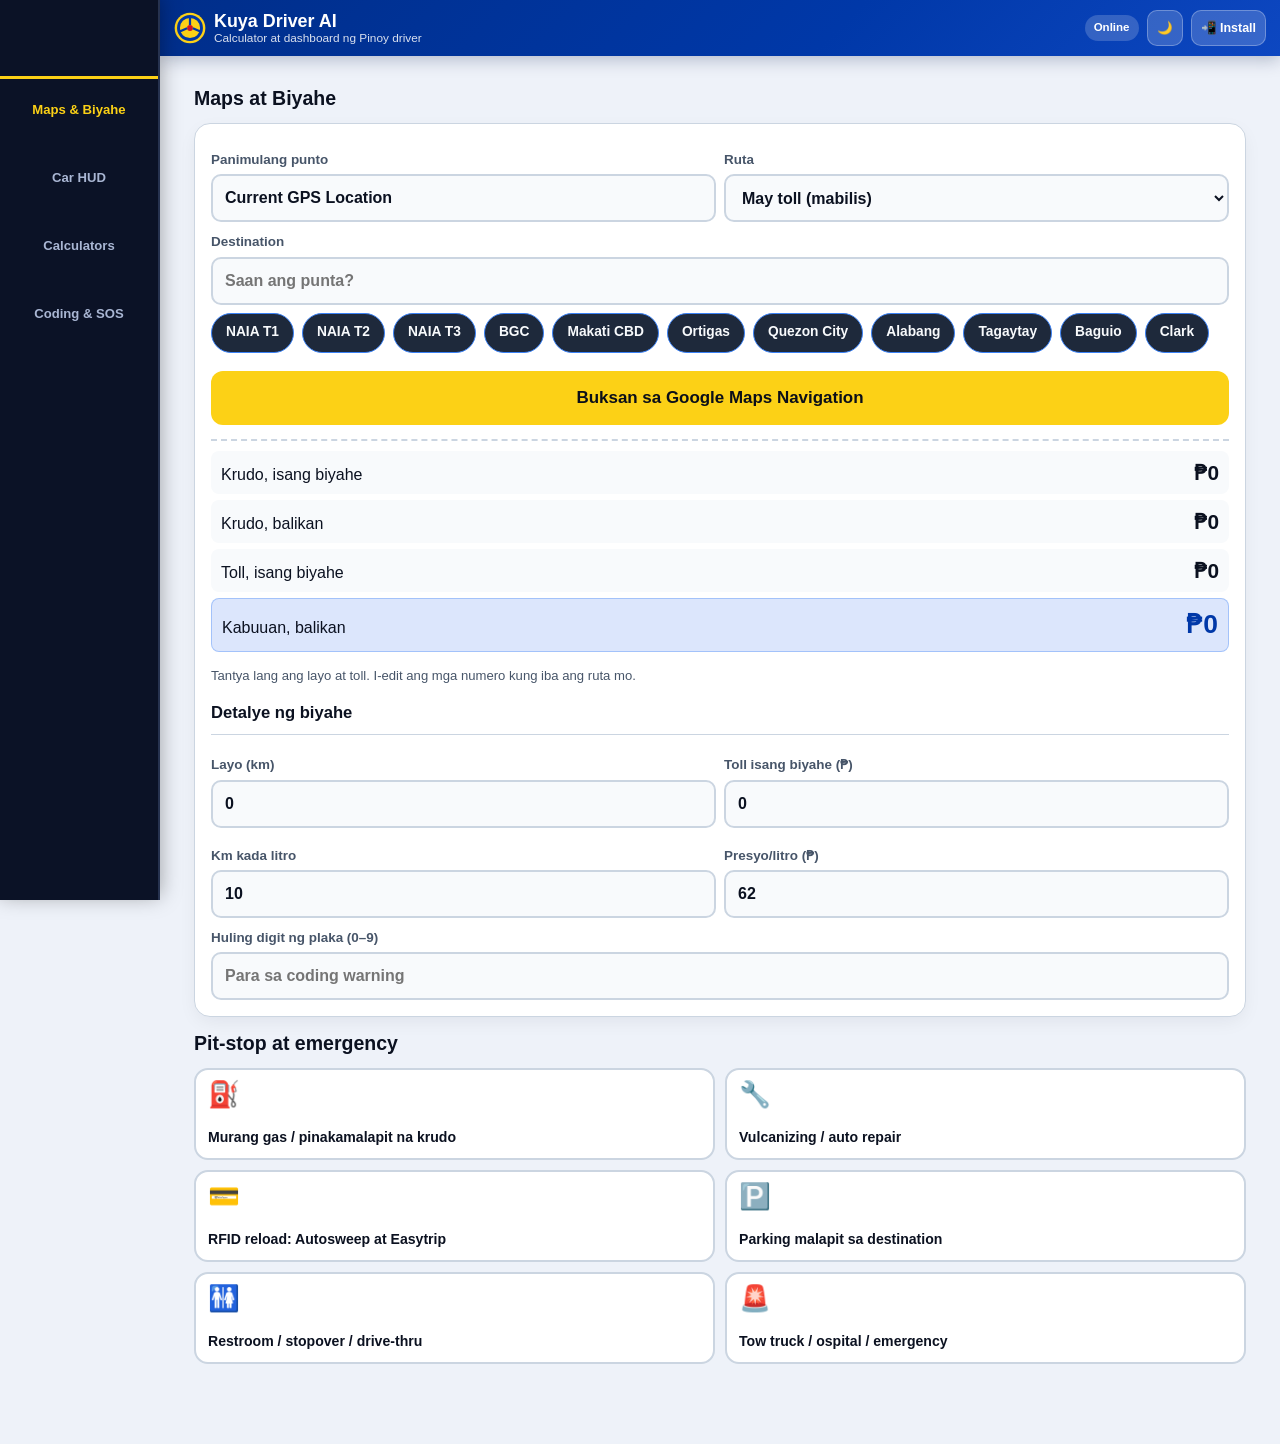
<file: index.html>
<!DOCTYPE html>
<html lang="en"><head><meta charset="utf-8">
<meta name="viewport" content="width=device-width, initial-scale=1, viewport-fit=cover">
<title>Kuya Driver AI – Universal Pinoy Driver Calculator &amp; Car Dashboard</title>
<meta name="description" content="Visual AI Calculator Builder & Car Mount Dashboard for Filipino Private Car & TNVS Drivers.">
<meta name="theme-color" content="#0038A8">
<link rel="manifest" href="./manifest.webmanifest">
<link rel="icon" href="./favicon.svg" type="image/svg+xml">
<link rel="icon" type="image/png" sizes="32x32" href="./icons/favicon-32x32.png">
<link rel="icon" type="image/png" sizes="16x16" href="./icons/favicon-16x16.png">
<link rel="apple-touch-icon" sizes="180x180" href="./icons/apple-touch-icon.png">
<meta name="apple-mobile-web-app-capable" content="yes">
<meta name="apple-mobile-web-app-status-bar-style" content="black-translucent">
<meta name="apple-mobile-web-app-title" content="PinoyDriver">
<meta property="og:type" content="website">
<meta property="og:title" content="Kuya Driver AI – Universal Pinoy Driver Calculator & Car Dashboard">
<meta property="og:description" content="Visual AI Calculator Builder & Car Mount Dashboard for Filipino Private Car & TNVS Drivers.">
<meta property="og:image" content="https://esp046-cyber.github.io/Kuya-Driver-AI/icons/og-image.png">
<meta property="og:image:width" content="1200">
<meta property="og:image:height" content="630">
<meta name="twitter:card" content="summary_large_image">
<meta name="twitter:image" content="https://esp046-cyber.github.io/Kuya-Driver-AI/icons/og-image.png">
<link rel="stylesheet" href="./css/styles.css">
</head><body>
<header><svg width="40" height="40" viewBox="0 0 100 100" aria-hidden="true"><circle cx="50" cy="50" r="48" fill="#FCD116"/><circle cx="50" cy="50" r="36" fill="none" stroke="#0038A8" stroke-width="9"/><circle cx="50" cy="50" r="9" fill="#CE1126"/><path d="M50 14v27M16 62l25-11M84 62L59 51" stroke="#0038A8" stroke-width="7"/></svg>
<h1>Kuya Driver AI<small>Calculator at dashboard ng Pinoy driver</small></h1><span class="badge" id="net">Online</span><button class="hbtn" id="themeBtn" aria-label="Palitan ang theme">🌙</button><button class="hbtn" id="installBtn" hidden>📲 Install</button></header>
<main id="view"></main>
<nav aria-label="Main"><button data-t="maps">Maps &amp; Biyahe</button><button data-t="hud">Car HUD</button><button data-t="calc">Calculators</button><button data-t="sos">Coding &amp; SOS</button></nav>
<div id="toast" role="status" aria-live="polite"></div>
<script src="./js/app.js"></script>
</body></html>
</file>
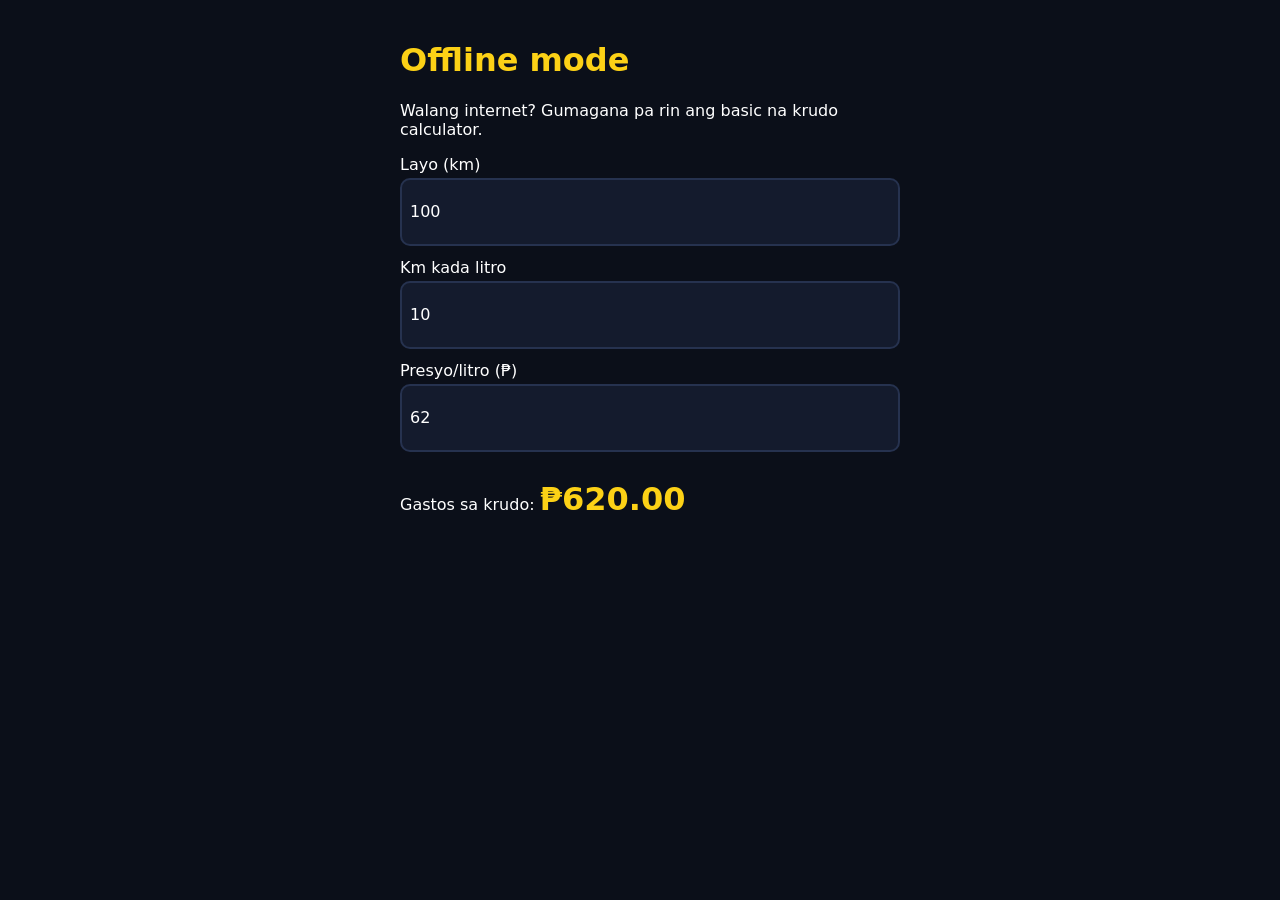
<file: offline.html>
<!DOCTYPE html><html lang="en"><head><meta charset="utf-8"><meta name="viewport" content="width=device-width,initial-scale=1"><title>Offline – Kuya Driver AI</title><style>body{font:16px system-ui;margin:0;padding:20px;background:#0B0F19;color:#fff;max-width:480px;margin:auto}h1{color:#FCD116}input{width:100%;min-height:48px;font:inherit;padding:8px;border-radius:10px;border:2px solid #26324f;background:#141b2d;color:#fff;margin:4px 0 12px}b{font-size:2rem;font-variant-numeric:tabular-nums;color:#FCD116}</style></head><body><h1>Offline mode</h1><p>Walang internet? Gumagana pa rin ang basic na krudo calculator.</p><label for="d">Layo (km)</label><input id="d" type="number" value="100"><label for="k">Km kada litro</label><input id="k" type="number" value="10"><label for="p">Presyo/litro (₱)</label><input id="p" type="number" value="62"><p aria-live="polite">Gastos sa krudo: <b id="r"></b></p><script>const q=i=>parseFloat(document.getElementById(i).value)||0,u=()=>r.textContent="₱"+(q("k")?q("d")/q("k")*q("p"):0).toFixed(2);document.body.oninput=u;u()</script></body></html>
</file>
<file: css/styles.css>
/* ==========================================================================
   KUYA DRIVER AI — CLEAN PRODUCTION STYLESHEET (v6)
   Lightweight, Fast-Loading & Zero-Bloat CSS for iOS Safari & Android
   ========================================================================== */

:root {
  --bg: #EEF2F9;
  --bg-elevated: #F8FAFC;
  --card: #FFFFFF;
  --card-alt: #F1F5F9;
  --ink: #0B1120;
  --mute: #475569;
  --line: #CBD5E1;
  --line-strong: #94A3B8;

  --blue: #0038A8;
  --blue-bright: #2563EB;
  --blue-glow: rgba(37, 99, 235, 0.16);
  --gold: #FCD116;
  --red: #CE1126;
  --red-soft: rgba(206, 17, 38, 0.14);
  --ok: #16A34A;

  --s1: 4px;
  --s2: 8px;
  --s3: 12px;
  --s4: 16px;
  --s6: 24px;
  --tap: 48px;
  --radius-sm: 10px;
  --radius-md: 16px;
  --radius-pill: 9999px;

  --shadow-sm: 0 2px 6px rgba(11, 17, 32, 0.06);
  --shadow-card: 0 6px 20px -4px rgba(11, 17, 32, 0.08);
  --shadow-header: 0 4px 16px rgba(0, 24, 72, 0.25);
  --shadow-nav: 0 -4px 20px rgba(0, 0, 0, 0.35);

  color-scheme: light;
  box-sizing: border-box;
  -webkit-text-size-adjust: 100%;
  text-size-adjust: 100%;
}

@media (prefers-color-scheme: dark) {
  :root:not([data-theme="light"]) {
    --bg: #070B14;
    --bg-elevated: #0D1322;
    --card: #131C31;
    --card-alt: #1A2540;
    --ink: #F8FAFC;
    --mute: #94A3B8;
    --line: #233152;
    --line-strong: #334673;
    --blue-glow: rgba(59, 130, 246, 0.24);
    --ok: #22C55E;
    --shadow-card: 0 8px 24px -6px rgba(0, 0, 0, 0.55);
    color-scheme: dark;
  }
}

:root[data-theme="dark"] {
  --bg: #070B14;
  --bg-elevated: #0D1322;
  --card: #131C31;
  --card-alt: #1A2540;
  --ink: #F8FAFC;
  --mute: #94A3B8;
  --line: #233152;
  --line-strong: #334673;
  --blue-glow: rgba(59, 130, 246, 0.24);
  --ok: #22C55E;
  --shadow-card: 0 8px 24px -6px rgba(0, 0, 0, 0.55);
  color-scheme: dark;
}

body.car {
  --tap: 64px;
  --bg: #000000;
  --bg-elevated: #070B14;
  --card: #0B1120;
  --card-alt: #131C31;
  --ink: #FFFFFF;
  --mute: #A5B4FC;
  --line: #263558;
  --line-strong: #3B82F6;
  --ok: #4ADE80;
  color-scheme: dark;
}

*, *::before, *::after {
  box-sizing: border-box;
  -webkit-tap-highlight-color: transparent;
}

[hidden] {
  display: none !important;
}

html {
  min-height: 100dvh;
  overflow-x: hidden;
  scroll-padding-top: calc(64px + env(safe-area-inset-top, 0px));
  background: var(--bg);
}

body {
  margin: 0;
  min-height: 100dvh;
  background: var(--bg);
  color: var(--ink);
  font: 16px/1.5 -apple-system, BlinkMacSystemFont, "Segoe UI", Roboto, sans-serif;
  overflow-x: hidden;
  padding-top: env(safe-area-inset-top, 0px);
  padding-bottom: calc(112px + env(safe-area-inset-bottom, 0px));
  -webkit-font-smoothing: antialiased;
}

body::before {
  content: "";
  position: fixed;
  inset: 0 0 auto 0;
  height: env(safe-area-inset-top, 0px);
  background: var(--blue);
  z-index: 100;
}

/* Header */
header {
  position: sticky;
  top: env(safe-area-inset-top, 0px);
  z-index: 90;
  background: linear-gradient(135deg, #002E8A 0%, #0038A8 60%, #0D47C1 100%);
  color: #FFFFFF;
  padding: 10px 14px;
  display: flex;
  align-items: center;
  gap: 8px;
  box-shadow: var(--shadow-header);
}

header svg {
  width: 32px;
  height: 32px;
  flex: 0 0 32px;
}

header h1 {
  font-size: clamp(0.95rem, 3.5vw, 1.12rem);
  font-weight: 800;
  margin: 0;
  flex: 1 1 auto;
  min-width: 0;
  line-height: 1.15;
  overflow: hidden;
  text-overflow: ellipsis;
  white-space: nowrap;
}

header h1 small {
  display: block;
  font-weight: 400;
  opacity: 0.85;
  font-size: 0.74rem;
  overflow: hidden;
  text-overflow: ellipsis;
  white-space: nowrap;
}

@media (max-width: 440px) {
  header { padding: 8px 10px; gap: 6px; }
  header h1 small { display: none; }
}

.badge {
  font-size: 0.72rem;
  font-weight: 700;
  background: rgba(255, 255, 255, 0.18);
  border-radius: var(--radius-pill);
  padding: 4px 9px;
  white-space: nowrap;
  flex: none;
}

.hbtn,
header button.ghost {
  min-height: 36px;
  min-width: 36px;
  padding: 4px 9px;
  border-radius: 10px;
  background: rgba(255, 255, 255, 0.18);
  border: 1px solid rgba(255, 255, 255, 0.28);
  color: #FFFFFF;
  font-size: 0.78rem;
  font-weight: 700;
  flex: none;
  white-space: nowrap;
}

/* Main Content & Cards */
main,
#view {
  max-width: 1080px;
  width: 100%;
  margin: 0 auto;
  padding: 16px 14px calc(120px + env(safe-area-inset-bottom, 0px)) !important;
}

main::after,
#view::after {
  content: "";
  display: block;
  height: calc(48px + env(safe-area-inset-bottom, 0px));
}

h2,
main > h2 {
  font-size: 1.22rem;
  font-weight: 800;
  margin: 8px 0 10px;
  padding-top: 4px;
}

.grid {
  display: grid;
  gap: 14px;
  grid-template-columns: repeat(auto-fit, minmax(min(100%, 300px), 1fr));
  align-items: start;
}

.grid > *, .row > *, .two > *, .card > *, .hud-grid > *, .exp > *, .pit > *, .sos > *, .chips > * {
  min-width: 0;
  max-width: 100%;
}

.card {
  background: var(--card);
  border: 1px solid var(--line);
  border-radius: var(--radius-md);
  padding: 16px;
  min-width: 0;
  box-shadow: var(--shadow-card);
}

.card h3 {
  margin: 0 0 10px;
  font-size: 1.04rem;
  font-weight: 800;
  display: flex;
  gap: 8px;
  align-items: center;
  justify-content: space-between;
  padding-bottom: 8px;
  border-bottom: 1px solid var(--line);
}

/* Form Controls */
label {
  display: flex;
  align-items: center;
  justify-content: space-between;
  font-size: 0.84rem;
  font-weight: 600;
  color: var(--mute);
  margin: 10px 0 4px;
}

label b {
  color: var(--ink);
  font-variant-numeric: tabular-nums;
}

input, select, textarea {
  width: 100%;
  max-width: 100%;
  min-height: var(--tap);
  font: inherit;
  font-weight: 600;
  color: var(--ink);
  background: var(--bg-elevated);
  border: 2px solid var(--line);
  border-radius: 10px;
  padding: 8px 12px;
  text-overflow: ellipsis;
}

input:focus, select:focus, textarea:focus {
  outline: none;
  border-color: var(--blue-bright);
  box-shadow: 0 0 0 3px var(--blue-glow);
}

input[type="range"] {
  padding: 0;
  accent-color: var(--blue);
  min-height: 36px;
}

input:invalid {
  border-color: var(--red);
}

/* Buttons */
button, .btn {
  min-height: var(--tap);
  min-width: var(--tap);
  max-width: 100%;
  font: inherit;
  font-weight: 700;
  border: 0;
  border-radius: 10px;
  padding: 8px 14px;
  background: var(--blue);
  color: #FFFFFF;
  cursor: pointer;
  display: inline-flex;
  align-items: center;
  justify-content: center;
  gap: 6px;
  text-align: center;
  text-decoration: none;
  transition: transform 150ms cubic-bezier(0.2, 0, 0, 1), filter 150ms;
}

.btn {
  display: flex;
  width: 100%;
  margin-top: 12px;
  padding: 12px 14px;
  border-radius: 12px;
  font-size: 1.02rem;
}

button:hover, .btn:hover { filter: brightness(1.1); }
button:active, .btn:active { transform: scale(0.97); }

button.gold, .cta {
  background: var(--gold);
  color: #0B0F19 !important;
  font-weight: 800;
}

.cta {
  min-height: 54px;
  font-size: 1.06rem;
}

button.ghost {
  background: transparent;
  color: var(--ink);
  border: 2px solid var(--line);
}

button.red {
  background: var(--red);
  color: #FFFFFF;
}

:focus-visible {
  outline: 3px solid var(--gold);
  outline-offset: 2px;
}

/* Outputs & Results */
.out {
  margin-top: 14px;
  border-top: 2px dashed var(--line);
  padding-top: 10px;
  display: flex;
  flex-direction: column;
  gap: 6px;
}

.out div {
  display: flex;
  flex-wrap: wrap;
  justify-content: space-between;
  gap: 6px 10px;
  align-items: baseline;
  padding: 6px 10px;
  border-radius: 8px;
  background: var(--bg-elevated);
}

.out b, .num {
  font-variant-numeric: tabular-nums;
  font-size: 1.3rem;
  font-weight: 800;
}

.out .main {
  background: var(--blue-glow);
  border: 1px solid rgba(59, 130, 246, 0.35);
}

.out .main b {
  color: var(--blue);
  font-size: 1.65rem;
}

body.car .out .main b,
:root[data-theme="dark"] .out .main b {
  color: var(--gold);
}

@media (prefers-color-scheme: dark) {
  :root:not([data-theme="light"]) .out .main b {
    color: var(--gold);
  }
}

.out.stk div {
  flex-direction: column;
  align-items: flex-start;
  gap: 2px;
}

.out.stk div b {
  font-size: 1rem;
}

/* Grids, Chips & Pills */
.row {
  display: flex;
  gap: 8px;
  flex-wrap: wrap;
  align-items: center;
}

.two {
  display: grid;
  grid-template-columns: repeat(2, minmax(0, 1fr));
  gap: 8px;
}

@media (max-width: 340px) {
  .two { grid-template-columns: 1fr; }
}

.chips {
  display: flex;
  flex-wrap: nowrap;
  overflow-x: auto;
  white-space: nowrap;
  gap: 8px;
  margin: 8px 0;
  padding-bottom: 6px;
  scrollbar-width: none;
  -webkit-overflow-scrolling: touch;
}

.chips::-webkit-scrollbar { display: none; }
.chips > * { flex: 0 0 auto; max-width: none; }

.pill, .chips .pill {
  background: #1E293B;
  color: #F8FAFC;
  border: 1px solid #3B82F6;
  min-height: 40px;
  padding: 6px 14px;
  border-radius: var(--radius-pill);
  font-size: 0.86rem;
}

/* Car HUD, Pit-Stop & SOS Cards */
.hud-grid {
  display: grid;
  gap: 14px;
  grid-template-columns: 1fr 1fr;
}

@media (orientation: portrait) and (max-width: 600px) {
  .hud-grid { grid-template-columns: 1fr; }
}

.big {
  font-size: clamp(2.3rem, 8vw, 3.4rem);
  font-weight: 800;
  font-variant-numeric: tabular-nums;
  line-height: 1.05;
}

.exp {
  display: grid;
  grid-template-columns: 1fr 1fr;
  gap: 8px;
}

.exp button {
  min-height: 68px;
  font-size: 1.05rem;
}

.pit, .sos {
  display: grid;
  grid-template-columns: repeat(2, minmax(0, 1fr));
  gap: 10px;
}

.pit a, .sos a {
  display: flex;
  flex-direction: column;
  justify-content: space-between;
  gap: 6px;
  min-height: 92px;
  padding: 12px;
  border-radius: 14px;
  background: var(--card);
  border: 2px solid var(--line);
  color: var(--ink);
  text-decoration: none;
  font-weight: 700;
  font-size: 0.88rem;
  line-height: 1.25;
}

.pit .ic, .sos .ic {
  font-size: 1.6rem;
  line-height: 1;
}

.sos a.call { border-color: var(--red); }
.sos a b { font-size: 1.08rem; font-variant-numeric: tabular-nums; }
.sos a small { font-weight: 400; color: var(--mute); font-size: 0.75rem; }

/* Coding, RFID Wallets & PMS Progress Bar */
.status {
  font-weight: 700;
  padding: 8px 12px;
  border-radius: 10px;
  margin-top: 8px;
}

.status.no { background: var(--red); color: #FFFFFF; }
.status.yes { background: #22C55E; color: #04210F; }

.codeban {
  font-size: 1.15rem;
  font-weight: 800;
  padding: 14px;
  border-radius: 14px;
  text-align: center;
  background: var(--bg-elevated);
  border: 2px solid var(--line);
  line-height: 1.25;
}

.codeban small {
  display: block;
  font-size: 0.84rem;
  font-weight: 600;
  margin-top: 4px;
}

.codeban.yes { background: #22C55E; color: #04210F; border-color: #22C55E; }
.codeban.no { background: #CE1126; color: #FFFFFF; border-color: #CE1126; }

.wal {
  border: 2px solid var(--line);
  border-radius: 12px;
  padding: 10px;
  min-width: 0;
}

.wal.low { border-color: var(--red); }

.wal input {
  font-size: 1.2rem;
  font-weight: 700;
  font-variant-numeric: tabular-nums;
}

.stack {
  display: grid;
  gap: 6px;
  margin-top: 8px;
}

.stack button {
  width: 100%;
  min-height: 40px;
  font-size: 0.84rem;
  padding: 6px;
}

.alert {
  margin-top: 8px;
  background: var(--red);
  color: #FFFFFF;
  font-weight: 700;
  font-size: 0.8rem;
  padding: 8px;
  border-radius: 8px;
  line-height: 1.25;
}

.bar {
  height: 16px;
  border-radius: var(--radius-pill);
  background: var(--line);
  overflow: hidden;
}

.bar i {
  display: block;
  height: 100%;
  background: #22C55E;
}

.bar.gold i { background: #FCD116; }
.bar.red i { background: #CE1126; }

/* Bottom Navigation Bar */
nav {
  position: fixed;
  left: 0;
  right: 0;
  bottom: 0;
  background: #0B1226 !important;
  border-top: 2px solid #26324F !important;
  display: flex;
  padding-bottom: env(safe-area-inset-bottom, 0px);
  z-index: 95;
  box-shadow: var(--shadow-nav);
}

nav button {
  flex: 1;
  min-width: 0;
  min-height: 60px;
  background: transparent !important;
  color: #A9B6D3;
  border-radius: 0;
  padding: 6px 2px;
  font-size: 0.74rem;
  line-height: 1.15;
  display: flex;
  flex-direction: column;
  gap: 2px;
  align-items: center;
  justify-content: center;
}

nav button[aria-current="page"] {
  color: #FCD116 !important;
  font-weight: 800;
  box-shadow: inset 0 3px 0 #FCD116;
}

@media (min-width: 900px) {
  body { padding-bottom: 0; padding-left: 160px; }
  main, #view { padding-bottom: 32px !important; }
  nav {
    top: 0;
    right: auto;
    width: 160px;
    flex-direction: column;
    justify-content: flex-start;
    border-top: 0 !important;
    border-right: 2px solid #26324F !important;
    padding-top: 76px;
  }
  nav button { flex: 0; min-height: 68px; font-size: 0.82rem; }
}

/* Utilities & Toast */
.empty {
  color: var(--mute);
  padding: 16px;
  border: 2px dashed var(--line);
  border-radius: 14px;
}

.note {
  color: var(--mute);
  font-size: 0.82rem;
  margin: 8px 0 0;
}

.ellip {
  overflow: hidden;
  text-overflow: ellipsis;
  white-space: nowrap;
}

#toast {
  position: fixed;
  left: 50%;
  bottom: calc(80px + env(safe-area-inset-bottom, 0px));
  transform: translateX(-50%);
  background: #FCD116;
  color: #0B0F19;
  font-weight: 800;
  padding: 10px 18px;
  border-radius: var(--radius-pill);
  box-shadow: 0 8px 20px rgba(0, 0, 0, 0.4);
  opacity: 0;
  pointer-events: none;
  transition: opacity 180ms;
  z-index: 120;
  max-width: 90%;
  text-align: center;
}

#toast.on { opacity: 1; }

@media (prefers-reduced-motion: reduce) {
  *, *::before, *::after {
    transition: none !important;
    animation: none !important;
  }
}
</file>
